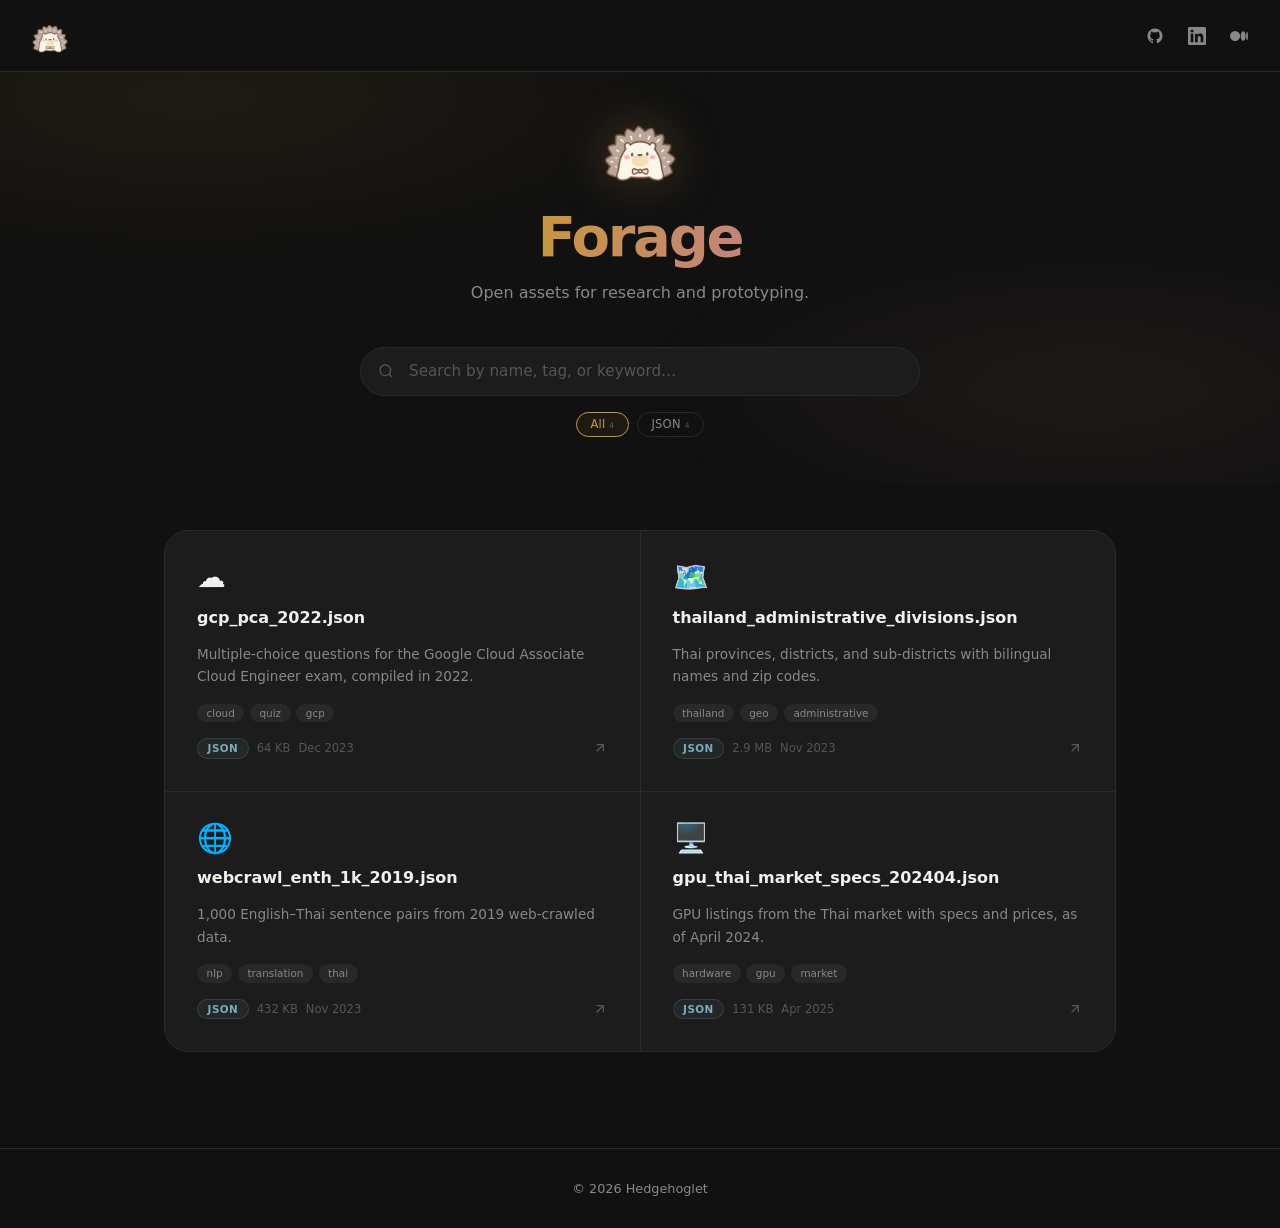
<file: index.html>
<!DOCTYPE html>
<html lang="en">

<head>
  <meta charset="UTF-8">
  <meta name="viewport" content="width=device-width, initial-scale=1">
  <title>Forage | Hedgehoglet</title>
  <meta name="description" content="Forage by Hedgehoglet. Open assets for research and prototyping.">
  <meta name="theme-color" content="#111111">
  <link rel="canonical" href="https://assets.hedgehoglet.dev/">
  <link rel="icon" href="assets/logo.png">
  <link rel="preload" as="image" href="assets/logo.png" fetchpriority="high">
  <link rel="stylesheet" href="assets/style.css">

  <meta property="og:type" content="website">
  <meta property="og:url" content="https://assets.hedgehoglet.dev/">
  <meta property="og:title" content="Forage | Hedgehoglet">
  <meta property="og:description" content="Forage by Hedgehoglet. Open assets for research and prototyping.">
  <meta property="og:image" content="https://assets.hedgehoglet.dev/assets/logo.png">

  <meta name="twitter:card" content="summary">
  <meta name="twitter:title" content="Forage | Hedgehoglet">
  <meta name="twitter:description" content="Forage by Hedgehoglet. Open assets for research and prototyping.">
  <meta name="twitter:image" content="https://assets.hedgehoglet.dev/assets/logo.png">
</head>

<body>

  <header>
    <nav class="site-nav" aria-label="Main navigation">
      <a href="https://hedgehoglet.dev/" class="nav-logo" aria-label="Hedgehoglet home">
        <img src="assets/logo.png" alt="" width="36" height="36">
      </a>
      <div class="nav-links">
        <a href="https://github.com/hedgehoglet/" target="_blank" rel="noopener noreferrer" class="nav-icon" aria-label="GitHub">
          <svg width="18" height="18" viewBox="0 0 24 24" fill="currentColor" aria-hidden="true"><path d="M12 2C6.477 2 2 6.484 2 12.017c0 4.425 2.865 8.18 6.839 9.504.5.092.682-.217.682-.483 0-.237-.008-.868-.013-1.703-2.782.605-3.369-1.343-3.369-1.343-.454-1.158-1.11-1.466-1.11-1.466-.908-.62.069-.608.069-.608 1.003.07 1.531 1.032 1.531 1.032.892 1.53 2.341 1.088 2.91.832.092-.647.35-1.088.636-1.338-2.22-.253-4.555-1.113-4.555-4.951 0-1.093.39-1.988 1.029-2.688-.103-.253-.446-1.272.098-2.65 0 0 .84-.27 2.75 1.026A9.564 9.564 0 0112 6.844c.85.004 1.705.115 2.504.337 1.909-1.296 2.747-1.027 2.747-1.027.546 1.379.202 2.398.1 2.651.64.7 1.028 1.595 1.028 2.688 0 3.848-2.339 4.695-4.566 4.943.359.309.678.92.678 1.855 0 1.338-.012 2.419-.012 2.747 0 .268.18.58.688.482A10.019 10.019 0 0022 12.017C22 6.484 17.522 2 12 2z"/></svg>
        </a>
        <a href="https://www.linkedin.com/company/hedgehoglet/" target="_blank" rel="noopener noreferrer" class="nav-icon" aria-label="LinkedIn">
          <svg width="18" height="18" viewBox="0 0 24 24" fill="currentColor" aria-hidden="true"><path d="M20.447 20.452h-3.554v-5.569c0-1.328-.027-3.037-1.852-3.037-1.853 0-2.136 1.445-2.136 2.939v5.667H9.351V9h3.414v1.561h.046c.477-.9 1.637-1.85 3.37-1.85 3.601 0 4.267 2.37 4.267 5.455v6.286zM5.337 7.433a2.062 2.062 0 01-2.063-2.065 2.064 2.064 0 112.063 2.065zm1.782 13.019H3.555V9h3.564v11.452zM22.225 0H1.771C.792 0 0 .774 0 1.729v20.542C0 23.227.792 24 1.771 24h20.451C23.2 24 24 23.227 24 22.271V1.729C24 .774 23.2 0 22.222 0h.003z"/></svg>
        </a>
        <a href="https://blog.hedgehoglet.dev/" target="_blank" rel="noopener noreferrer" class="nav-icon" aria-label="Blog">
          <svg width="18" height="18" viewBox="0 0 24 24" fill="currentColor" aria-hidden="true"><path d="M13.54 12a6.8 6.8 0 01-6.77 6.82A6.8 6.8 0 010 12a6.8 6.8 0 016.77-6.82A6.8 6.8 0 0113.54 12zM20.96 12c0 3.54-1.51 6.42-3.38 6.42-1.87 0-3.39-2.88-3.39-6.42s1.52-6.42 3.39-6.42 3.38 2.88 3.38 6.42M24 12c0 3.17-.53 5.75-1.19 5.75-.66 0-1.19-2.58-1.19-5.75s.53-5.75 1.19-5.75C23.47 6.25 24 8.83 24 12z"/></svg>
        </a>
      </div>
    </nav>
  </header>

  <div id="page-wrap">
    <main>

    <section class="hero" aria-label="Search assets">
      <img src="assets/logo.png" alt="Hedgehoglet logo" class="hero-logo" width="72" height="72">
      <h1><span class="accent">Forage</span></h1>
      <p class="hero-sub">Open assets for research and prototyping.</p>

      <div class="search-wrap">
        <svg class="search-icon" width="16" height="16" viewBox="0 0 24 24" fill="none" stroke="currentColor" stroke-width="2" aria-hidden="true"><circle cx="11" cy="11" r="8"/><path d="M21 21l-4.35-4.35"/></svg>
        <input
          id="search"
          class="search-input"
          type="search"
          placeholder="Search by name, tag, or keyword…"
          aria-label="Search assets"
          autocomplete="off"
          spellcheck="false"
        >
      </div>

      <div class="filters-wrap" role="group" aria-label="Filter by format" id="filters">
        <!-- Pills injected by JS -->
      </div>
    </section>

    <div class="content">
      <div class="section-header reveal">
        <h2 class="section-label">Assets</h2>
        <span class="result-count" id="result-count" aria-live="polite"></span>
        <div class="section-line" aria-hidden="true"></div>
      </div>

      <ul class="asset-grid" role="list" id="cards">
        <li class="empty-state"><p>Loading…</p></li>
      </ul>
    </div>

    </main>

    <footer class="site-footer">
      <p>© 2026 <a href="https://hedgehoglet.dev/">Hedgehoglet</a></p>
    </footer>
  </div>

  <script>
    const REGISTRY = 'assets/registry.json';

    const arrowSvg = `<svg class="card-arrow" width="16" height="16" viewBox="0 0 24 24" fill="none" stroke="currentColor" stroke-width="2" aria-hidden="true"><path d="M7 17L17 7M7 7h10v10"/></svg>`;

    const badgeClass = f => ({ json:'badge-json', csv:'badge-csv', yaml:'badge-yaml', xml:'badge-xml', txt:'badge-txt' })[f.toLowerCase()] ?? 'badge-other';
    const delayClass = i => ['', 'reveal-delay-1', 'reveal-delay-2', 'reveal-delay-3'][Math.min(i, 3)];
    const fmt = d => { const [y, m] = d.split('-'); return new Date(y, m - 1).toLocaleDateString('en', { year:'numeric', month:'short' }); };
    const escape = s => s.replace(/&/g,'&amp;').replace(/</g,'&lt;').replace(/>/g,'&gt;').replace(/"/g,'&quot;');

    let assets = [];
    let activeFormat = 'all';
    let activeTag = '';
    let searchQuery = '';

    const observer = new IntersectionObserver((entries) => {
      entries.forEach(e => {
        if (e.isIntersecting) {
          e.target.classList.add('visible');
          observer.unobserve(e.target);
        }
      });
    }, { threshold: 0.12 });

    function buildFilters() {
      const counts = {};
      assets.forEach(a => {
        const f = a.format.toLowerCase();
        counts[f] = (counts[f] ?? 0) + 1;
      });

      const formats = ['all', ...Object.keys(counts)];
      const el = document.getElementById('filters');
      el.innerHTML = '';

      formats.forEach(f => {
        const btn = document.createElement('button');
        btn.className = 'filter-pill' + (f === 'all' ? ' active' : '');
        btn.dataset.format = f;
        const label = f === 'all' ? 'All' : f.toUpperCase();
        const count = f === 'all' ? assets.length : counts[f];
        btn.innerHTML = `${label} <span class="pill-count">${count}</span>`;
        btn.addEventListener('click', () => {
          activeFormat = f;
          activeTag = '';
          el.querySelectorAll('.filter-pill').forEach(p => p.classList.toggle('active', p.dataset.format === f));
          render();
        });
        el.appendChild(btn);
      });
    }

    function render() {
      const list = document.getElementById('cards');
      const countEl = document.getElementById('result-count');

      const filtered = assets.filter(a => {
        const tags = a.tags ?? [];
        const matchFormat = activeFormat === 'all' || a.format.toLowerCase() === activeFormat;
        const matchTag = !activeTag || tags.includes(activeTag);
        const q = searchQuery;
        const matchSearch = !q ||
          a.file.toLowerCase().includes(q) ||
          a.description.toLowerCase().includes(q) ||
          tags.some(t => t.toLowerCase().includes(q));
        return matchFormat && matchTag && matchSearch;
      });

      countEl.textContent = filtered.length === assets.length
        ? `${assets.length} asset${assets.length !== 1 ? 's' : ''}`
        : `${filtered.length} of ${assets.length}`;

      list.innerHTML = '';

      if (filtered.length === 0) {
        const term = escape(activeTag || searchQuery);
        list.insertAdjacentHTML('beforeend', `
          <li class="empty-state">
            <p>No assets match <strong>"${term}"</strong>.</p>
            <p>Try a different keyword or filter.</p>
          </li>
        `);
        return;
      }

      filtered.forEach((a, i) => {
        const tags = a.tags ?? [];
        const tagPills = tags.map(t => `
          <button class="tag-pill${t === activeTag ? ' active' : ''}" data-tag="${t}">${t}</button>
        `).join('');

        list.insertAdjacentHTML('beforeend', `
          <li>
            <a href="${a.path}" target="_blank" rel="noopener noreferrer" class="asset-card reveal ${delayClass(i)}">
              <span class="card-icon" aria-hidden="true">${a.icon ?? '📄'}</span>
              <h3>${a.file}</h3>
              <p>${a.description}</p>
              ${tags.length ? `<div class="card-tags">${tagPills}</div>` : ''}
              <div class="card-footer">
                <span class="badge ${badgeClass(a.format)}">${a.format.toUpperCase()}</span>
                ${a.size ? `<span class="card-meta">${a.size}</span>` : ''}
                ${a.added ? `<span class="card-meta">${fmt(a.added)}</span>` : ''}
                ${arrowSvg}
              </div>
            </a>
          </li>
        `);
      });

      // Tag pill clicks: stop propagation so the card link does not fire
      list.querySelectorAll('.tag-pill').forEach(btn => {
        btn.addEventListener('click', e => {
          e.preventDefault();
          e.stopPropagation();
          const t = btn.dataset.tag;
          activeTag = activeTag === t ? '' : t;
          render();
        });
      });

      document.querySelectorAll('#cards .reveal:not(.visible)').forEach(el => observer.observe(el));
    }

    document.getElementById('search').addEventListener('input', e => {
      searchQuery = e.target.value.toLowerCase().trim();
      activeTag = '';
      render();
    });

    function load() {
      document.getElementById('cards').innerHTML = `<li class="empty-state"><p>Loading…</p></li>`;
      fetch(REGISTRY)
        .then(r => { if (!r.ok) throw new Error(r.status); return r.json(); })
        .then(data => {
          assets = data;
          buildFilters();
          render();
        })
        .catch(() => {
          document.getElementById('cards').innerHTML = `
            <li class="empty-state">
              <p>Could not load the asset registry.</p>
              <p><button class="tag-pill" onclick="load()">Try again</button></p>
            </li>
          `;
        });
    }

    load();
  </script>

</body>
</html>
</file>
<file: assets/style.css>
*, *::before, *::after { box-sizing: border-box; margin: 0; padding: 0; }

:root {
  --bg:           #111111;
  --surface:      #1c1c1c;
  --border:       #2a2a2a;
  --border-hover: #3a3a3a;
  --text:         #f0f0f0;
  --muted:        #888888;
  --subtle:       #555555;
  --accent:       #c89838;
  --accent2:      #c4847a;
}

body {
  background-color: var(--bg);
  color: var(--text);
  font-family: system-ui, -apple-system, BlinkMacSystemFont, "Segoe UI", Roboto, sans-serif;
  -webkit-font-smoothing: antialiased;
  -moz-osx-font-smoothing: grayscale;
}

#page-wrap { overflow-x: hidden; }

:focus-visible {
  outline: 2px solid var(--accent);
  outline-offset: 3px;
  border-radius: 4px;
}

/* Nav */
.site-nav {
  position: fixed;
  top: 0; left: 0; right: 0;
  z-index: 100;
  display: flex;
  align-items: center;
  justify-content: space-between;
  padding: 1.1rem 2rem;
  background: var(--bg);
  border-bottom: 1px solid var(--border);
}

.nav-logo { display: flex; align-items: center; text-decoration: none; }
.nav-logo img { width: 36px; height: 36px; object-fit: contain; }

.nav-links { display: flex; align-items: center; gap: 1.5rem; }

.nav-icon {
  display: flex;
  align-items: center;
  color: var(--muted);
  transition: color 0.18s;
}
.nav-icon:hover { color: var(--text); }

/* Hero */
.hero {
  position: relative;
  display: flex;
  flex-direction: column;
  align-items: center;
  justify-content: center;
  text-align: center;
  padding: 7rem 1.5rem 3rem;
}

.hero::after {
  content: '';
  position: absolute;
  inset: 0;
  background:
    radial-gradient(ellipse 70% 60% at 15% 20%, rgba(200, 152, 56, 0.08) 0%, transparent 60%),
    radial-gradient(ellipse 60% 55% at 85% 80%, rgba(196, 132, 122, 0.07) 0%, transparent 60%);
  pointer-events: none;
}

.hero-logo {
  width: 72px;
  height: 72px;
  object-fit: contain;
  margin-bottom: 1.5rem;
  filter: drop-shadow(0 0 24px rgba(200, 152, 56, 0.28));
  animation: fadeUp 0.6s ease both 0.1s;
}

.hero h1 {
  font-size: clamp(2rem, 5vw, 3.5rem);
  font-weight: 800;
  line-height: 1.05;
  letter-spacing: -0.04em;
  margin-bottom: 0.75rem;
  animation: fadeUp 0.6s ease both 0.2s;
}

.hero h1 .accent {
  background: linear-gradient(120deg, var(--accent), var(--accent2), var(--accent));
  background-size: 200% auto;
  -webkit-background-clip: text;
  -webkit-text-fill-color: transparent;
  background-clip: text;
  animation: gradientShift 4s ease infinite;
}

.hero-sub {
  font-size: 1rem;
  color: var(--muted);
  max-width: 420px;
  line-height: 1.75;
  margin-bottom: 2.5rem;
  animation: fadeUp 0.6s ease both 0.3s;
}

/* Search */
.search-wrap {
  width: 100%;
  max-width: 560px;
  position: relative;
  z-index: 1;
  animation: fadeUp 0.6s ease both 0.4s;
}

.search-input {
  width: 100%;
  background: var(--surface);
  border: 1px solid var(--border);
  border-radius: 999px;
  color: var(--text);
  font-size: 0.95rem;
  padding: 0.9rem 1.25rem 0.9rem 3rem;
  outline: none;
  transition: border-color 0.18s, box-shadow 0.18s;
  font-family: inherit;
}

.search-input::placeholder { color: var(--subtle); }
.search-input:focus { border-color: var(--border-hover); box-shadow: 0 0 0 3px rgba(200, 152, 56, 0.08); }

.search-icon {
  position: absolute;
  left: 1.1rem;
  top: 50%;
  transform: translateY(-50%);
  color: var(--subtle);
  pointer-events: none;
}

/* Filters */
.filters-wrap {
  width: 100%;
  max-width: 560px;
  display: flex;
  gap: 0.5rem;
  flex-wrap: wrap;
  justify-content: center;
  margin-top: 1rem;
  animation: fadeUp 0.6s ease both 0.5s;
}

.filter-pill {
  font-size: 0.72rem;
  font-weight: 500;
  padding: 0.3rem 0.85rem;
  border-radius: 999px;
  border: 1px solid var(--border);
  background: transparent;
  color: var(--muted);
  cursor: pointer;
  transition: border-color 0.18s, color 0.18s, background 0.18s;
  font-family: inherit;
  letter-spacing: 0.02em;
}

.filter-pill:hover  { border-color: var(--border-hover); color: var(--text); }
.filter-pill.active { border-color: var(--accent); color: var(--accent); background: rgba(200, 152, 56, 0.07); }

.filter-pill .pill-count {
  opacity: 0.55;
  font-size: 0.65em;
}

/* Content */
.content {
  max-width: 1000px;
  margin: 0 auto;
  padding: 0 1.5rem 6rem;
}

.section-header {
  display: flex;
  align-items: center;
  gap: 0.75rem;
  margin-bottom: 2rem;
}

.section-label {
  font-size: 0.7rem;
  text-transform: uppercase;
  letter-spacing: 0.1em;
  color: var(--muted);
  white-space: nowrap;
}

.result-count {
  font-size: 0.7rem;
  color: var(--subtle);
}

.section-line { flex: 1; height: 1px; background: var(--border); }

/* Asset grid */
.asset-grid {
  display: grid;
  grid-template-columns: repeat(2, 1fr);
  gap: 1px;
  background: var(--border);
  border-radius: 24px;
  overflow: hidden;
  border: 1px solid var(--border);
}

.asset-grid li:not(.empty-state) { display: contents; }

.asset-card {
  background: var(--surface);
  padding: 2rem;
  display: flex;
  flex-direction: column;
  gap: 1rem;
  text-decoration: none;
  color: inherit;
  transition: background 0.18s;
}

.asset-card:hover               { background: var(--border); }
.asset-card:hover .card-arrow   { color: var(--muted); transform: translate(3px, -3px); }

.card-icon { font-size: 1.8rem; line-height: 1; }

.asset-card h3 { font-size: 1rem; font-weight: 600; color: var(--text); overflow-wrap: break-word; }

.asset-card p { font-size: 0.85rem; color: var(--muted); line-height: 1.65; flex: 1; }

.card-footer { display: flex; align-items: center; gap: 0.5rem; }

.badge {
  font-size: 0.65rem;
  padding: 0.2rem 0.6rem;
  border-radius: 999px;
  font-weight: 600;
  border: 1px solid transparent;
  text-transform: uppercase;
  letter-spacing: 0.04em;
}

.badge-json   { color: #7aabba; background: rgba(122, 171, 186, 0.08); border-color: rgba(122, 171, 186, 0.18); }
.badge-csv    { color: #7aba86; background: rgba(122, 186, 134, 0.08); border-color: rgba(122, 186, 134, 0.18); }
.badge-yaml   { color: #b07aba; background: rgba(176, 122, 186, 0.08); border-color: rgba(176, 122, 186, 0.18); }
.badge-xml    { color: #ba987a; background: rgba(186, 152, 122, 0.08); border-color: rgba(186, 152, 122, 0.18); }
.badge-txt    { color: var(--muted); background: rgba(136, 136, 136, 0.08); border-color: rgba(136, 136, 136, 0.18); }
.badge-other  { color: var(--accent); background: rgba(200, 152, 56, 0.08); border-color: rgba(200, 152, 56, 0.2); }

.card-meta {
  font-size: 0.72rem;
  color: var(--subtle);
}

.card-tags {
  display: flex;
  flex-wrap: wrap;
  gap: 0.35rem;
}

.tag-pill {
  font-size: 0.65rem;
  padding: 0.2rem 0.6rem;
  border-radius: 999px;
  background: rgba(255, 255, 255, 0.05);
  border: none;
  color: var(--muted);
  cursor: pointer;
  font-family: inherit;
  transition: background 0.18s, color 0.18s;
}

.tag-pill:hover  { background: rgba(255, 255, 255, 0.09); color: var(--text); }
.tag-pill.active { background: rgba(200, 152, 56, 0.12); color: var(--accent); }

.card-arrow {
  color: var(--subtle);
  transition: color 0.18s, transform 0.18s;
  flex-shrink: 0;
  margin-left: auto;
}

/* Empty state */
.empty-state {
  grid-column: 1 / -1;
  background: var(--surface);
  padding: 4rem 2rem;
  text-align: center;
  display: flex;
  flex-direction: column;
  align-items: center;
  gap: 0.75rem;
}

.empty-state p      { font-size: 0.9rem; color: var(--muted); }
.empty-state strong { color: var(--text); }

/* Footer */
.site-footer {
  border-top: 1px solid var(--border);
  padding: 2rem;
  text-align: center;
}

.site-footer p { font-size: 0.8rem; color: var(--muted); }
.site-footer a { color: var(--muted); text-decoration: none; transition: color 0.18s; }
.site-footer a:hover { color: var(--text); }

/* Animations */
@keyframes fadeUp {
  from { opacity: 0; transform: translateY(18px); }
  to   { opacity: 1; transform: translateY(0); }
}

@keyframes gradientShift {
  0%   { background-position: 0% 50%; }
  50%  { background-position: 100% 50%; }
  100% { background-position: 0% 50%; }
}

.reveal         { opacity: 0; transform: translateY(20px); transition: opacity 0.55s ease, transform 0.55s ease; }
.reveal.visible { opacity: 1; transform: none; }
.reveal-delay-1 { transition-delay: 0.05s; }
.reveal-delay-2 { transition-delay: 0.12s; }
.reveal-delay-3 { transition-delay: 0.19s; }

/* Responsive */
@media (max-width: 640px) {
  .site-nav { padding: 0.875rem 1.25rem; }
  .nav-links { gap: 1rem; }
  .hero      { padding: 5.5rem 1.25rem 2.5rem; }
  .content   { padding: 0 1.25rem 4rem; }
  .asset-grid { grid-template-columns: 1fr; }
}

@media (prefers-reduced-motion: reduce) {
  *, *::before, *::after { animation-duration: 0.01ms !important; transition-duration: 0.01ms !important; }
}
</file>
